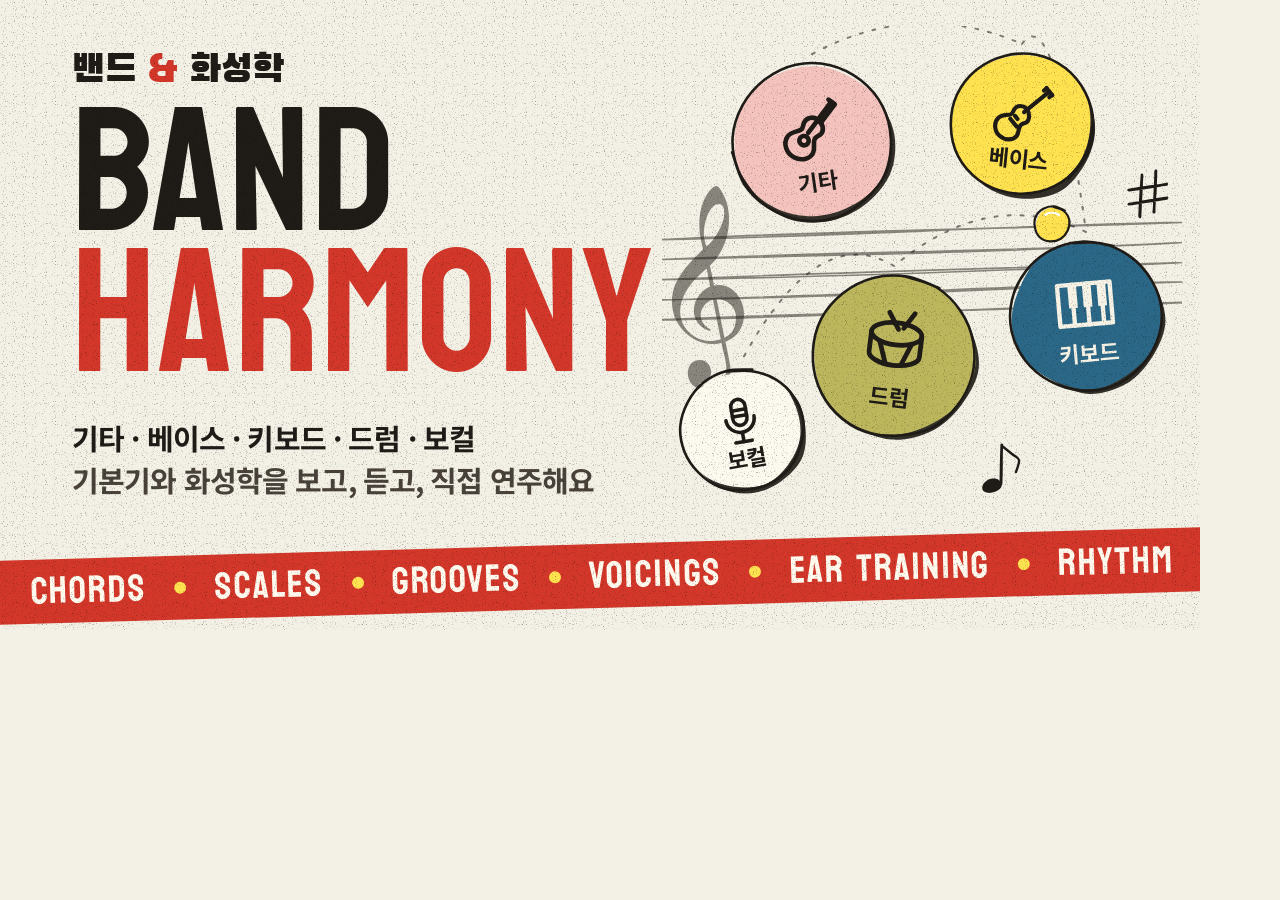
<file: dev/og.html>
<!DOCTYPE html>
<html lang="ko">
<head>
<meta charset="utf-8">
<title>공유 미리보기 이미지 (1200×630)</title>
<!-- 링크 미리보기용 og-image.png 를 만드는 페이지. 1200×630 으로 캡처해 저장소 맨 위에 둔다 -->
<link rel="stylesheet" href="https://fonts.googleapis.com/css2?family=Bayon&family=Black+Han+Sans&family=Noto+Sans+KR:wght@500;700&display=swap">
<link rel="stylesheet" href="https://fonts.googleapis.com/css2?family=Noto+Music&text=%F0%9D%84%9E&display=swap">
<style>
  html, body { margin: 0; width: 1200px; height: 630px; overflow: hidden; background: #F3F1E6; }
  body { position: relative; font-family: "Noto Sans KR", sans-serif; color: #1F1B17; }
  .copy { position: absolute; left: 72px; top: 52px; width: 620px; }
  .kicker { margin: 0; font-family: "Black Han Sans", sans-serif; font-size: 38px; line-height: 1; }
  .kicker .amp { color: #D2372A; }
  h1 { margin: 14px 0 0; font-family: Bayon, sans-serif; font-weight: 400; font-size: 176px; line-height: .8; letter-spacing: .01em; }
  h1 .hot { display: block; color: #D2372A; }
  .sub { margin: 30px 0 0; font-size: 29px; font-weight: 700; line-height: 1.45; letter-spacing: -.03em; color: #48423A; }
  .sub b { color: #1F1B17; }
  .art { position: absolute; right: 18px; top: 26px; width: 520px; height: 500px; }
  .band { position: absolute; left: -40px; right: -40px; bottom: 22px; height: 64px; background: #D2372A; transform: rotate(-1.6deg); display: flex; align-items: center; gap: 28px; padding-left: 70px; color: #FFF9EE; font-family: Bayon, sans-serif; font-size: 38px; letter-spacing: .05em; white-space: nowrap; }
  .band .dot { width: 12px; height: 12px; border-radius: 50%; background: #FFE24F; }
  .ink { fill: none; stroke: #1F1B17; stroke-linecap: round; stroke-linejoin: round; }
  .lab { font-family: "Noto Sans KR", sans-serif; font-weight: 700; font-size: 22px; text-anchor: middle; }
  .grain { mix-blend-mode: multiply; opacity: .45; }
</style>
</head>
<body>
<svg width="0" height="0" style="position:absolute" aria-hidden="true"><defs>
  <filter id="gh-noise" x="0" y="0" width="100%" height="100%" color-interpolation-filters="sRGB"><feTurbulence type="fractalNoise" baseFrequency="0.9" numOctaves="2" seed="4" stitchTiles="stitch"/><feColorMatrix type="matrix" values="0 0 0 0 0.16  0 0 0 0 0.14  0 0 0 0 0.12  0 0 0 3.4 -2.05"/></filter>
  <pattern id="gh-grain-pat" width="160" height="160" patternUnits="userSpaceOnUse"><rect width="160" height="160" filter="url(#gh-noise)"/></pattern>
</defs></svg>
<div class="copy">
  <p class="kicker">밴드 <span class="amp">&amp;</span> 화성학</p>
  <h1>BAND<span class="hot">HARMONY</span></h1>
  <p class="sub"><b>기타 · 베이스 · 키보드 · 드럼 · 보컬</b><br>기본기와 화성학을 보고, 듣고, 직접 연주해요</p>
</div>
<svg class="art" id="art" viewBox="0 0 520 500"></svg>
<div class="band"><span>CHORDS</span><i class="dot"></i><span>SCALES</span><i class="dot"></i><span>GROOVES</span><i class="dot"></i><span>VOICINGS</span><i class="dot"></i><span>EAR TRAINING</span><i class="dot"></i><span>RHYTHM</span></div>
<svg width="1200" height="630" style="position:absolute;inset:0;pointer-events:none"><rect class="grain" width="1200" height="630" fill="url(#gh-grain-pat)"/></svg>
<script>window.GH = {};</script>
<script src="../js/ui.js"></script>
<script src="../js/icons.js"></script>
<script src="../js/render/sketch.js"></script>
<script>
  /* 다섯 세션 스티커: 손으로 그린 동그라미 + 세션 아이콘 + 이름. 노란 공이 스티커 사이를 튀어 다닌다 */
  const K = GH.sketch, S = GH.ui.svg, art = document.getElementById('art');
  const add = (tag, attrs, parent) => { const e = S(tag, attrs); (parent || art).appendChild(e); return e; };
  /* 뒤에 깔리는 오선 */
  let staff = ''; [214, 234, 254, 274, 294].forEach(y => { staff += K.line(-10, y, 530, y - 18, { passes: 2, bow: 2, overshoot: 2 }); });
  add('path', { d: staff, class: 'ink', 'stroke-width': 1.6, opacity: .5 });
  add('text', { x: 4, y: 318, 'font-size': 118, 'font-family': '"Noto Music", serif', fill: '#1F1B17', opacity: .5 }).textContent = '\u{1D11E}';
  const STICKERS = [
    { ic: 'guitar', ko: '기타', x: 150, y: 116, r: 78, fill: '#F4C3BE', rot: -8 },
    { ic: 'bass', ko: '베이스', x: 360, y: 98, r: 70, fill: '#FFE24F', rot: 6 },
    { ic: 'piano', ko: '키보드', x: 424, y: 290, r: 74, fill: '#2B6786', ink: '#F6F2E6', rot: -5 },
    { ic: 'drum', ko: '드럼', x: 232, y: 330, r: 80, fill: '#BCB65C', rot: 7 },
    { ic: 'mic', ko: '보컬', x: 80, y: 404, r: 60, fill: '#FCF9EF', rot: -10 }
  ];
  /* 공이 지나간 길 (점선) */
  const hop = STICKERS.map(s => [s.x, s.y - s.r - 10]);
  let trail = '';
  for (let i = 0; i + 1 < hop.length; i++) {
    const [x1, y1] = hop[i], [x2, y2] = hop[i + 1], mx = (x1 + x2) / 2, my = Math.min(y1, y2) - 46;
    trail += `M${x1} ${y1} Q${mx} ${my} ${x2} ${y2}`;
  }
  add('path', { d: trail, class: 'ink', 'stroke-width': 2, 'stroke-dasharray': '3 10', opacity: .55 });
  STICKERS.forEach((s, i) => {
    const g = add('g', { transform: `rotate(${s.rot} ${s.x} ${s.y})` });
    add('path', { d: K.blob(s.x + 4, s.y + 5, s.r, s.r * 0.98, { points: 12, wobble: 0.03 }), fill: '#1F1B17', opacity: .9 }, g);            /* 그림자 */
    add('path', { d: K.blob(s.x, s.y, s.r, s.r * 0.98, { points: 12, wobble: 0.03 }), fill: s.fill }, g);
    add('path', { d: K.ellipse(s.x, s.y, s.r + 1, s.r, { points: 16, overshoot: 0.12, wobble: 0.02 }), class: 'ink', 'stroke-width': 2.6 }, g);
    const size = s.r * 0.95, ic = GH.icon(s.ic, { size, stroke: 1.5 });
    ic.setAttribute('x', s.x - size / 2); ic.setAttribute('y', s.y - size / 2 - s.r * 0.16);
    ic.style.color = s.ink || '#1F1B17';
    g.appendChild(ic);
    add('text', { x: s.x, y: s.y + s.r * 0.62, class: 'lab', fill: s.ink || '#1F1B17', 'font-size': Math.round(s.r * 0.3) }, g).textContent = s.ko;
  });
  /* 노란 공: 키보드 스티커 위로 막 떨어지는 중 */
  const [bx, by] = [hop[2][0] - 34, hop[2][1] - 8];
  add('path', { d: K.blob(bx + 0.8, by + 0.6, 17, 16.6, { points: 9, wobble: 0.05 }), fill: '#FFE24F' });
  add('path', { d: K.ellipse(bx, by, 17.4, 17, { points: 11 }), class: 'ink', 'stroke-width': 2.2 });
  add('path', { d: `M${bx - 7} ${by - 9}C${bx - 3} ${by - 12} ${bx + 3} ${by - 12} ${bx + 7} ${by - 9}`, fill: 'none', stroke: '#fff', 'stroke-width': 2.2, 'stroke-linecap': 'round' });
  /* 떠다니는 샵 · 8분음표 */
  const L = (a, b, c, d) => K.line(a, b, c, d, { passes: 2, jitter: 1, overshoot: 1.6 });
  add('path', { d: L(480, 150, 478, 190) + L(494, 146, 492, 186) + L(468, 164, 504, 158) + L(468, 178, 504, 172), class: 'ink', 'stroke-width': 2.6, stroke: '#D2372A' });
  add('path', { d: K.blob(330, 460, 10, 7, { points: 8, wobble: 0.12 }), fill: '#1F1B17', transform: 'rotate(-22 330 460)' });
  add('path', { d: L(339, 457, 340, 420) + K.curve([[340, 420], [350, 428], [357, 434], [354, 446]], false), class: 'ink', 'stroke-width': 2.4 });
</script>
</body>
</html>
</file>
